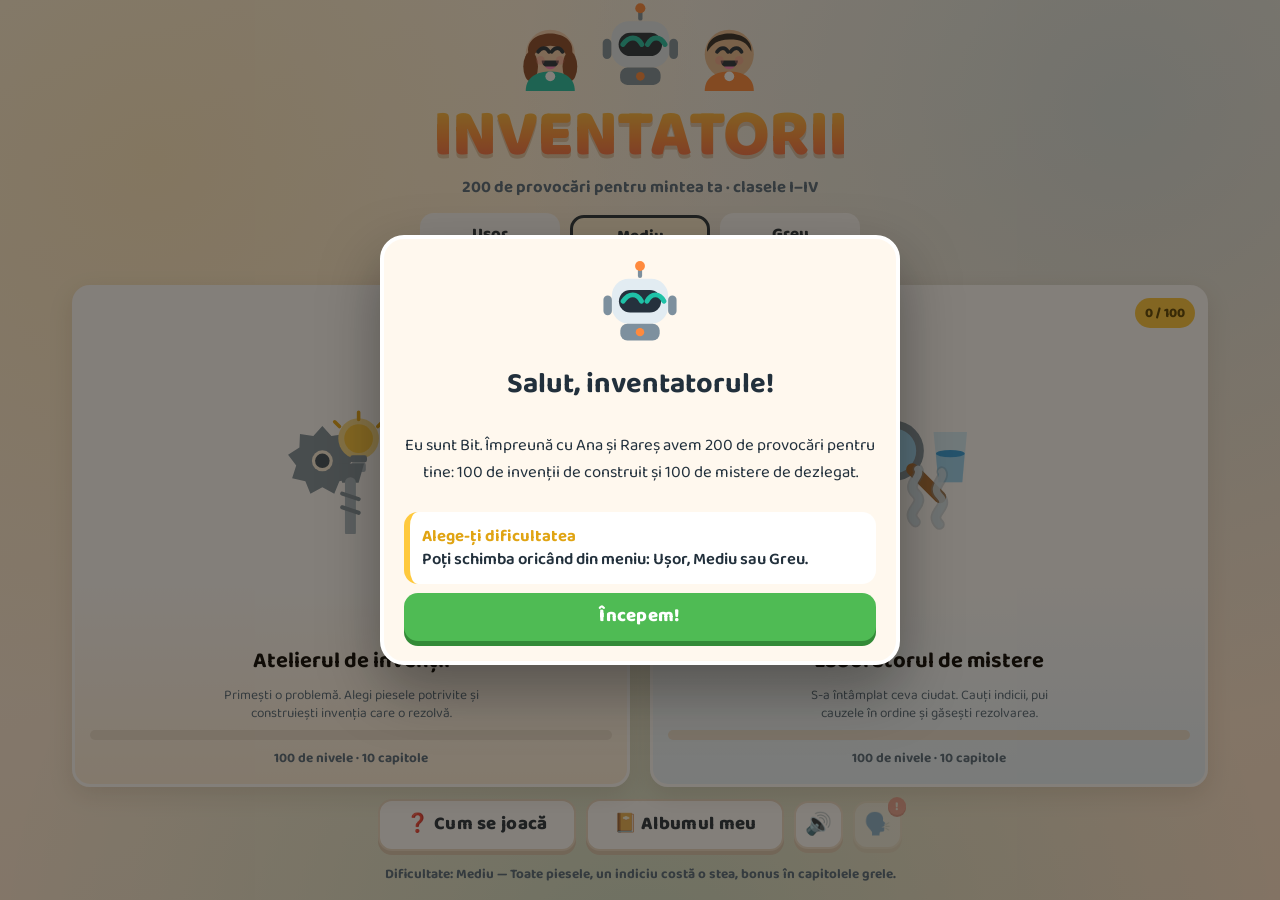
<file: index.html>
<!DOCTYPE html>
<html lang="ro">
<head>
<meta charset="utf-8">
<meta name="viewport" content="width=device-width, initial-scale=1, viewport-fit=cover">
<meta name="theme-color" content="#fff8ee">
<title>Inventatorii — atelierul de idei</title>
<link rel="preconnect" href="https://fonts.googleapis.com">
<link rel="preconnect" href="https://fonts.gstatic.com" crossorigin>
<link href="https://fonts.googleapis.com/css2?family=Baloo+2:wght@500;600;700;800&display=swap" rel="stylesheet">
<link rel="stylesheet" href="css/style.css">
<link rel="icon" href="data:image/svg+xml,<svg xmlns='http://www.w3.org/2000/svg' viewBox='0 0 64 64'><text y='52' font-size='54'>%F0%9F%92%A1</text></svg>">
</head>
<body>

<!-- pânza pentru confetti / scântei -->
<canvas id="fxcanvas"></canvas>

<!-- ============ MENIU ============ -->
<section class="screen active" id="s-menu">
  <div class="wrap">
    <div class="menu-hero">
      <div class="heroes" id="menuHeroes"></div>
      <h1 class="logo">INVENTATORII</h1>
      <p class="logo-sub">200 de provocări pentru mintea ta · clasele I–IV</p>
    </div>

    <div class="diff-row" id="diffRow">
      <button class="diff" data-d="usor">Ușor<small>multe indicii</small></button>
      <button class="diff" data-d="mediu">Mediu<small>ca la carte</small></button>
      <button class="diff" data-d="greu">Greu<small>fără ajutor</small></button>
    </div>

    <div class="mode-grid">
      <button class="mode-card build" id="cardBuild">
        <span class="badge" id="badgeBuild">0 / 100</span>
        <div class="mode-art" id="artBuild"></div>
        <h2>Atelierul de invenții</h2>
        <p>Primești o problemă. Alegi piesele potrivite și construiești invenția care o rezolvă.</p>
        <div class="progbar"><i id="pbBuild" style="width:0%"></i></div>
        <div class="prog-text" id="ptBuild">100 de nivele · 10 capitole</div>
      </button>

      <button class="mode-card fix" id="cardFix">
        <span class="badge" id="badgeFix">0 / 100</span>
        <div class="mode-art" id="artFix"></div>
        <h2>Laboratorul de mistere</h2>
        <p>S-a întâmplat ceva ciudat. Cauți indicii, pui cauzele în ordine și găsești rezolvarea.</p>
        <div class="progbar"><i id="pbFix" style="width:0%"></i></div>
        <div class="prog-text" id="ptFix">100 de nivele · 10 capitole</div>
      </button>
    </div>

    <div class="menu-row">
      <button class="btn ghost" id="btnHelp">❓ Cum se joacă</button>
      <button class="btn ghost" id="btnAlbum">📔 Albumul meu</button>
      <button class="icon-btn" id="btnSound" title="Sunet">🔊</button>
      <button class="icon-btn" id="btnVoice" title="Citește textul cu voce tare">🗣️</button>
      <select class="voice-sel hidden" id="voiceSel" title="Alege vocea naratorului"></select>
    </div>
    <p class="tiny center mt" id="menuFoot"></p>
  </div>
</section>

<!-- ============ HARTA NIVELELOR ============ -->
<section class="screen" id="s-map">
  <div class="topbar">
    <button class="icon-btn" data-nav="menu">←</button>
    <h2 id="mapTitle">Atelierul de invenții<span class="sub" id="mapSub"></span></h2>
    <div class="pill"><span class="st">★</span><span id="mapStars">0</span></div>
  </div>
  <div class="wrap"><div class="chapters" id="chapters"></div></div>
</section>

<!-- ============ ECRANUL DE JOC ============ -->
<section class="screen" id="s-play">
  <div class="topbar">
    <button class="icon-btn" id="btnBack">←</button>
    <h2 id="playTitle">—<span class="sub" id="playSub"></span></h2>
    <button class="icon-btn" id="btnSay" title="Citește">🗣️</button>
    <button class="icon-btn" id="btnHint" title="Indiciu">💡</button>
  </div>
  <div class="wrap">
    <div class="play">
      <div class="stage" id="stage"></div>
      <div class="panel" id="panel"></div>
    </div>
  </div>
</section>

<!-- ============ ALBUM ============ -->
<section class="screen" id="s-album">
  <div class="topbar">
    <button class="icon-btn" data-nav="menu">←</button>
    <h2>Albumul meu<span class="sub">invenții construite și insigne</span></h2>
    <div class="pill"><span class="st">★</span><span id="albStars">0</span></div>
  </div>
  <div class="wrap" id="albumBody"></div>
</section>

<!-- ============ FERESTRE ============ -->
<div class="modal-bg" id="modalBg"><div class="modal" id="modal"></div></div>

<script src="js/art.js"></script>
<script src="js/fx.js"></script>
<script src="js/levels-build.js"></script>
<script src="js/levels-fix.js"></script>
<script src="js/game.js"></script>
</body>
</html>
</file>
<file: css/style.css>
/* ============================================================
   INVENTATORII — style.css
   Temă: atelier cald, forme rotunjite, contrast bun,
   ținte mari de click pentru copii de 7–10 ani.

   Regula de aur a acestui fișier: TOTUL ÎNCAPE ÎN ECRAN.
   Nicio pagină nu se derulează. Înălțimile și mărimile de text
   sunt legate de înălțimea ferestrei (unități vh), iar zonele
   care pot crește sunt puse în flex cu min-height:0, ca să se
   strângă în loc să împingă conținutul afară.
   ============================================================ */

:root {
  --ink: #22303c;
  --ink-soft: #52697c;
  --paper: #fff8ee;
  --paper2: #ffefdb;
  --card: #ffffff;
  --wood: #cd9155;
  --wood-d: #a86c35;
  --blue: #2f9ee0;
  --blue-d: #1a6cb0;
  --teal: #14b89e;
  --teal-d: #0e8d78;
  --green: #4fbb54;
  --green-d: #338a37;
  --yellow: #ffc93c;
  --yellow-d: #e0a413;
  --orange: #ff8a3d;
  --orange-d: #e2661c;
  --red: #ef5b52;
  --red-d: #c93b33;
  --purple: #9b6dff;
  --purple-d: #6f45cc;
  --pink: #ff85bd;
  --shadow-soft: 0 8px 24px rgba(60, 40, 20, .13);
  --font: "Baloo 2", "Comic Sans MS", "Trebuchet MS", "Segoe UI", system-ui, sans-serif;

  /* ritmul vertical — se micșorează singur pe ecrane joase */
  --pad: clamp(8px, 1.7vh, 20px);
  --gap: clamp(6px, 1.3vh, 15px);
  --r: clamp(12px, 2vh, 22px);
  --fs: clamp(13px, 1.85vh, 17px);
  --fs-lg: clamp(14px, 2.1vh, 18.5px);
  --fs-sm: clamp(11px, 1.5vh, 13.5px);
  --h2: clamp(16px, 2.5vh, 22px);
  --h3: clamp(14px, 2.2vh, 20px);
}

* { box-sizing: border-box; -webkit-tap-highlight-color: transparent; }

html, body {
  margin: 0; padding: 0;
  height: 100%; height: 100dvh;
  font-family: var(--font); font-size: var(--fs);
  color: var(--ink); background: var(--paper);
  overflow: hidden; overscroll-behavior: none;
}

body {
  background-image:
    radial-gradient(circle at 12% 18%, rgba(255, 201, 60, .20), transparent 42%),
    radial-gradient(circle at 88% 12%, rgba(47, 158, 224, .18), transparent 45%),
    radial-gradient(circle at 50% 108%, rgba(20, 184, 158, .20), transparent 55%),
    linear-gradient(160deg, #fff8ee 0%, #ffeedb 60%, #ffe6cf 100%);
}

#fxcanvas { position: fixed; inset: 0; pointer-events: none; z-index: 900; }

button { font-family: inherit; cursor: pointer; border: none; }
button:disabled { cursor: default; opacity: .5; }

/* ---------------- Butoane ---------------- */
.btn {
  background: var(--blue); color: #fff; font-weight: 800; font-size: var(--fs-lg);
  padding: clamp(8px, 1.5vh, 14px) clamp(14px, 2.4vw, 26px);
  border-radius: 14px; box-shadow: 0 5px 0 var(--blue-d);
  transition: transform .09s, box-shadow .09s, filter .15s; letter-spacing: .3px; line-height: 1.15;
}
.btn:hover { filter: brightness(1.06); }
.btn:active { transform: translateY(4px); box-shadow: 0 1px 0 var(--blue-d); }
.btn.green { background: var(--green); box-shadow: 0 5px 0 var(--green-d); }
.btn.green:active { box-shadow: 0 1px 0 var(--green-d); }
.btn.orange { background: var(--orange); box-shadow: 0 5px 0 var(--orange-d); }
.btn.yellow { background: var(--yellow); color: #5a4200; box-shadow: 0 5px 0 var(--yellow-d); }
.btn.purple { background: var(--purple); box-shadow: 0 5px 0 var(--purple-d); }
.btn.red { background: var(--red); box-shadow: 0 5px 0 var(--red-d); }
.btn.ghost { background: #fff; color: var(--ink); box-shadow: 0 4px 0 #d9c7b2; border: 2px solid #eadbc8; }
.btn.ghost:active { box-shadow: 0 1px 0 #d9c7b2; }

.icon-btn {
  width: clamp(36px, 5.4vh, 50px); height: clamp(36px, 5.4vh, 50px); flex: none;
  border-radius: 14px; background: #fff; color: var(--ink);
  font-size: clamp(16px, 2.4vh, 22px); display: grid; place-items: center;
  box-shadow: 0 4px 0 #e0cfb9; border: 2px solid #f0e2d0; transition: transform .09s, box-shadow .09s;
}
.icon-btn:active { transform: translateY(3px); box-shadow: 0 1px 0 #e0cfb9; }
.icon-btn.off { opacity: .45; }

/* ---------------- Schelet: ecran → bară → conținut ---------------- */
.screen { position: absolute; inset: 0; display: none; }
.screen.active { display: flex; flex-direction: column; animation: fadeIn .3s ease both; }
@keyframes fadeIn { from { opacity: 0; transform: translateY(10px); } to { opacity: 1; transform: none; } }

.wrap {
  flex: 1; min-height: 0; width: 100%; max-width: 1180px; margin: 0 auto;
  padding: var(--pad) clamp(10px, 2vw, 22px);
  display: flex; flex-direction: column; gap: var(--gap);
  overflow: hidden; transform-origin: top center;
}

/* ---------------- MENIU ---------------- */
.menu-hero { text-align: center; flex: none; }
.heroes {
  display: flex; justify-content: center; align-items: flex-end;
  gap: 4px; height: clamp(46px, 9vh, 104px);
}
.heroes .ch { height: 100%; width: auto; }
.heroes .ch:nth-child(2) { height: 118%; }
.heroes .ch:nth-child(1) { animation: bob 3.1s ease-in-out infinite; }
.heroes .ch:nth-child(2) { animation: bob 2.6s ease-in-out .3s infinite; }
.heroes .ch:nth-child(3) { animation: bob 3.4s ease-in-out .6s infinite; }
@keyframes bob { 0%, 100% { transform: translateY(0) rotate(-1deg); } 50% { transform: translateY(-8px) rotate(1.5deg); } }

.logo {
  font-size: clamp(30px, 7.4vh, 74px); font-weight: 900; line-height: 1;
  letter-spacing: -1px; margin: clamp(2px, .8vh, 8px) 0 0;
  background: linear-gradient(180deg, #ffca3f 0%, #ff8a3d 55%, #ef5b52 100%);
  -webkit-background-clip: text; background-clip: text; color: transparent;
  filter: drop-shadow(0 4px 0 rgba(160, 90, 30, .28));
}
.logo-sub { font-size: var(--fs); color: var(--ink-soft); font-weight: 700; margin: 4px 0 0; }

.diff-row { display: flex; gap: 10px; justify-content: center; flex-wrap: wrap; flex: none; }
.diff {
  border-radius: 14px; padding: clamp(5px, 1vh, 11px) clamp(12px, 2vw, 22px);
  font-weight: 800; font-size: var(--fs); background: #fff; color: var(--ink);
  box-shadow: 0 4px 0 #e0cfb9; border: 3px solid transparent; min-width: clamp(96px, 14vw, 140px);
  display: flex; flex-direction: column; align-items: center; line-height: 1.2;
}
.diff small { font-weight: 700; font-size: var(--fs-sm); color: var(--ink-soft); }
.diff.sel { border-color: var(--ink); transform: translateY(2px); }
.diff[data-d="usor"].sel { background: #e6f8e4; }
.diff[data-d="mediu"].sel { background: #fff2d6; }
.diff[data-d="greu"].sel { background: #ffe2de; }

.mode-grid {
  flex: 1; min-height: 0; display: grid; gap: clamp(10px, 1.8vw, 20px);
  grid-template-columns: 1fr 1fr;
}
.mode-card {
  background: var(--card); border-radius: var(--r); padding: var(--pad);
  box-shadow: var(--shadow-soft); border: 3px solid #fff; overflow: hidden;
  transition: transform .16s, box-shadow .16s; text-align: center; position: relative;
  display: flex; flex-direction: column; align-items: center; justify-content: center;
  gap: clamp(2px, .8vh, 8px); min-height: 0;
}
.mode-card:hover { transform: translateY(-5px); box-shadow: 0 16px 34px rgba(60, 40, 20, .2); }
.mode-card .badge {
  position: absolute; top: 10px; right: 10px; background: var(--yellow); color: #5a4200;
  font-weight: 800; font-size: var(--fs-sm); padding: 4px 10px; border-radius: 999px;
}
.mode-card h2 { margin: 0; font-size: var(--h2); }
.mode-card p { margin: 0; color: var(--ink-soft); font-size: var(--fs-sm); line-height: 1.35; max-width: 34ch; }
.mode-art { flex: 1; min-height: 0; display: grid; place-items: center; width: 100%; }
.mode-art svg { height: 100%; max-height: clamp(60px, 16vh, 130px); width: auto; }
.mode-card.build { background: linear-gradient(180deg, #fff 60%, #fff2e0 100%); }
.mode-card.fix { background: linear-gradient(180deg, #fff 60%, #e9f6ff 100%); }
.progbar { height: 10px; width: 100%; border-radius: 99px; background: #eee3d4; overflow: hidden; }
.progbar > i { display: block; height: 100%; background: linear-gradient(90deg, var(--teal), var(--green)); border-radius: 99px; transition: width .5s; }
.prog-text { font-size: var(--fs-sm); color: var(--ink-soft); font-weight: 700; margin: 0; }

.menu-row { display: flex; gap: 10px; justify-content: center; flex-wrap: wrap; flex: none; align-items: center; }

/* ---------------- Bara de sus ---------------- */
.topbar {
  flex: none; z-index: 30; display: flex; align-items: center; gap: 10px;
  padding: clamp(6px, 1.2vh, 12px) clamp(10px, 2vw, 18px);
  background: rgba(255, 248, 238, .93); border-bottom: 2px solid #f0dfc9;
}
.topbar h2 { margin: 0; font-size: var(--h3); flex: 1; min-width: 0; line-height: 1.15; }
.topbar .sub {
  font-size: var(--fs-sm); color: var(--ink-soft); font-weight: 700; display: block;
  white-space: nowrap; overflow: hidden; text-overflow: ellipsis;
}
.pill {
  background: #fff; border-radius: 999px; padding: 6px 14px; font-weight: 800; font-size: var(--fs);
  box-shadow: 0 3px 0 #e6d5bf; display: flex; align-items: center; gap: 6px; flex: none;
}
.pill .st { color: var(--yellow-d); }

/* ---------------- Harta: un capitol pe ecran ---------------- */
.chapbar {
  flex: none; display: flex; align-items: center; gap: clamp(8px, 1.6vw, 16px);
  background: rgba(255, 255, 255, .78); border-radius: var(--r);
  padding: clamp(6px, 1.2vh, 12px) clamp(8px, 1.6vw, 16px); box-shadow: var(--shadow-soft);
}
.chapbar .arrow {
  width: clamp(34px, 5vh, 46px); height: clamp(34px, 5vh, 46px); flex: none; border-radius: 14px;
  background: var(--teal); color: #fff; font-size: clamp(16px, 2.4vh, 22px); font-weight: 900;
  display: grid; place-items: center; box-shadow: 0 4px 0 var(--teal-d);
}
.chapbar .arrow:active { transform: translateY(3px); box-shadow: 0 1px 0 var(--teal-d); }
.chapbar .arrow:disabled { background: #e2d6c5; box-shadow: 0 4px 0 #cdbda6; color: #fffdf8; }
.chapbar .mid { flex: 1; min-width: 0; text-align: center; }
.chapbar .cnum {
  font-size: var(--fs-sm); font-weight: 900; letter-spacing: .8px; text-transform: uppercase;
  color: var(--teal-d);
}
.chapbar h3 {
  margin: 0; font-size: var(--h3); line-height: 1.15;
  white-space: nowrap; overflow: hidden; text-overflow: ellipsis;
}
.chapbar .cdesc {
  margin: 0; font-size: var(--fs-sm); color: var(--ink-soft); font-weight: 700;
  white-space: nowrap; overflow: hidden; text-overflow: ellipsis;
}
.dots { display: flex; gap: 5px; justify-content: center; flex: none; }
.dots i {
  width: 9px; height: 9px; border-radius: 99px; background: #e0d0ba; display: block;
  cursor: pointer; transition: transform .15s;
}
.dots i.on { background: var(--teal); transform: scale(1.35); }
.dots i.full { background: var(--yellow); }

.lvl-grid {
  flex: 1; min-height: 0; display: grid; gap: clamp(6px, 1.2vh, 14px);
  grid-template-columns: repeat(5, 1fr); grid-auto-rows: 1fr;
}
.lvl {
  background: #fff; border-radius: 16px; padding: clamp(4px, .9vh, 10px) 6px;
  text-align: center; box-shadow: 0 5px 0 #e6d5bf; border: 3px solid #fff;
  display: flex; flex-direction: column; align-items: center; justify-content: center;
  gap: 2px; min-height: 0; overflow: hidden; transition: transform .12s, box-shadow .12s;
}
.lvl:hover { transform: translateY(-3px); }
.lvl:active { transform: translateY(2px); box-shadow: 0 2px 0 #e6d5bf; }
.lvl .n { font-weight: 900; font-size: var(--fs-sm); color: var(--ink-soft); flex: none; }
.lvl .ico { flex: 1; min-height: 0; display: grid; place-items: center; width: 100%; }
.lvl .ico svg { height: 100%; max-height: clamp(26px, 6vh, 48px); width: auto; }
.lvl .t {
  font-size: var(--fs-sm); font-weight: 700; line-height: 1.15; flex: none;
  display: -webkit-box; -webkit-line-clamp: 2; -webkit-box-orient: vertical; overflow: hidden;
}
.lvl .stars { font-size: clamp(10px, 1.4vh, 13px); letter-spacing: 1px; color: #dcd0c0; flex: none; }
.lvl .stars b { color: var(--yellow-d); font-weight: 900; }
.lvl.done { border-color: var(--green); background: linear-gradient(180deg, #fff 65%, #eafbe8 100%); }
.lvl.perfect { border-color: var(--yellow); background: linear-gradient(180deg, #fff 60%, #fff5d9 100%); }
.lvl.lock { background: #f5efe6; box-shadow: 0 4px 0 #e2d6c4; opacity: .8; }
.lvl.lock .ico { font-size: clamp(20px, 4vh, 30px); filter: grayscale(1); opacity: .5; }
.lvl.lock .t { color: var(--ink-soft); }
.lvl.lock:hover { transform: none; }

@media (max-width: 780px) { .lvl-grid { grid-template-columns: repeat(4, 1fr); } }
@media (max-width: 520px) { .lvl-grid { grid-template-columns: repeat(3, 1fr); } .lvl .t { -webkit-line-clamp: 2; } }

/* ---------------- Ecranul de joc ---------------- */
.play {
  flex: 1; min-height: min-content; display: grid; gap: clamp(8px, 1.6vw, 18px);
  grid-template-columns: minmax(0, 1fr) clamp(300px, 34vw, 400px);
}
.stage {
  background: #fff; border-radius: var(--r); overflow: hidden; box-shadow: var(--shadow-soft);
  border: 3px solid #fff; display: flex; flex-direction: column; min-height: min-content;
}
.scene-svg { display: block; flex: 1; min-height: 0; width: 100%; height: 100%; }
/* plutesc doar obiectele care chiar zboară (cer, aer, spațiu); restul stau pe sol */
.stage .prop { transform-box: fill-box; transform-origin: center; }
.stage.anim .prop.sky { animation: propFloat 2.6s ease-in-out infinite alternate; }
.stage.anim .prop.sky.prop1 { animation-duration: 3.1s; animation-delay: .4s; }
@keyframes propFloat { from { translate: 0 0 } to { translate: 0 -7px } }

.speech {
  flex: none; display: flex; gap: 10px; align-items: flex-start;
  padding: clamp(8px, 1.4vh, 14px); background: linear-gradient(180deg, #fffdf8, #fff4e4);
  border-top: 3px dashed #f0dcc0;
}
.speech .ch { width: clamp(42px, 8vh, 74px); height: auto; flex: none; animation: bob 3s ease-in-out infinite; }
.bubble {
  background: #fff; border-radius: 16px; padding: clamp(8px, 1.3vh, 14px);
  font-size: var(--fs-lg); line-height: 1.4; box-shadow: 0 4px 0 #ecdcc6;
  position: relative; flex: 1; min-width: 0; font-weight: 600;
}
.bubble:before {
  content: ''; position: absolute; left: -8px; top: 18px; width: 16px; height: 16px;
  background: #fff; transform: rotate(45deg); border-radius: 3px;
}
.bubble .who {
  font-size: var(--fs-sm); color: var(--teal-d); font-weight: 900;
  text-transform: uppercase; letter-spacing: .6px; display: block;
}

.panel {
  background: #fff; border-radius: var(--r); padding: var(--pad);
  box-shadow: var(--shadow-soft); border: 3px solid #fff; overflow: hidden;
  display: flex; flex-direction: column; gap: clamp(5px, 1vh, 12px); min-height: min-content;
}
.panel h3 { margin: 0; font-size: var(--h3); flex: none; }
.panel .q { font-size: var(--fs-lg); font-weight: 700; line-height: 1.35; margin: 0; flex: none; }

/* pași */
.steps { display: flex; gap: 6px; flex: none; }
.step { flex: 1; height: 8px; border-radius: 99px; background: #ece0cf; position: relative; overflow: hidden; }
.step.on { background: linear-gradient(90deg, var(--teal), var(--green)); }
.step.cur:after {
  content: ''; position: absolute; inset: 0;
  background: linear-gradient(90deg, var(--yellow), var(--orange));
  animation: pulseBar 1.4s ease-in-out infinite;
}
@keyframes pulseBar { 0%, 100% { opacity: .45 } 50% { opacity: 1 } }
.step-label {
  font-size: var(--fs-sm); font-weight: 900; color: var(--teal-d);
  text-transform: uppercase; letter-spacing: .7px; flex: none;
}

/* opțiuni cu 3 variante */
.opts { display: flex; flex-direction: column; gap: clamp(5px, 1vh, 10px); flex: 1; min-height: 0; justify-content: center; }
.opt {
  display: flex; align-items: center; gap: 10px; text-align: left; width: 100%;
  background: #fff; border: 3px solid #efe2cf; border-radius: 14px;
  padding: clamp(7px, 1.2vh, 13px) clamp(9px, 1.4vw, 14px);
  font-size: var(--fs); font-weight: 700; line-height: 1.3; color: var(--ink);
  box-shadow: 0 4px 0 #eadcc7; transition: transform .1s, box-shadow .1s, background .2s;
}
.opt:hover:not(.locked) { border-color: var(--blue); transform: translateX(3px); }
.opt:active:not(.locked) { transform: translateY(3px); box-shadow: 0 1px 0 #eadcc7; }
.opt .k {
  width: clamp(24px, 3.6vh, 34px); height: clamp(24px, 3.6vh, 34px); border-radius: 10px;
  background: #f3ece2; color: var(--ink-soft); display: grid; place-items: center;
  font-weight: 900; flex: none; font-size: var(--fs);
}
.opt.ok { background: #e7fbe6; border-color: var(--green); box-shadow: 0 4px 0 var(--green-d); }
.opt.ok .k { background: var(--green); color: #fff; }
.opt.no { background: #ffeceb; border-color: var(--red); box-shadow: 0 4px 0 var(--red-d); }
.opt.no .k { background: var(--red); color: #fff; }
.opt.locked { cursor: default; }

/* indiciile din laborator */
.clues { display: grid; grid-template-columns: 1fr 1fr; gap: clamp(5px, 1vh, 10px); flex: 1; min-height: 0; align-content: center; }
.clue {
  background: #fffdf7; border: 3px dashed #e6d6bd; border-radius: 14px;
  padding: clamp(6px, 1vh, 11px) clamp(7px, 1vw, 12px); cursor: pointer;
  font-size: var(--fs); font-weight: 700; text-align: left; line-height: 1.25;
  display: flex; align-items: center; gap: 8px; min-height: 0;
}
.clue .mag { flex: none; display: grid; place-items: center; }
.clue .mag svg { width: clamp(20px, 3.4vh, 30px); height: clamp(20px, 3.4vh, 30px); display: block; }
.clue:hover:not(.used) { border-color: var(--blue); background: #f4fbff; }
.clue.sel { background: #eaf6ff; border: 3px solid var(--blue); box-shadow: 0 4px 0 var(--blue-d); }
.clue.good { background: #e7fbe6; border: 3px solid var(--green); }
.clue.bad { background: #f3f0ec; border: 3px solid #d8ccbb; opacity: .6; }
.clue.used { cursor: default; }
.clue-count { font-size: var(--fs-sm); font-weight: 800; color: var(--ink-soft); flex: none; }
@media (max-width: 560px) { .clues { grid-template-columns: 1fr; } }

/* atelier — locașuri și tavă */
.slots { display: flex; gap: clamp(5px, 1vw, 10px); justify-content: center; flex: none; }
.slot {
  flex: 1; max-width: 120px; background: #fffaf1; border: 3px dashed #e0cfb4; border-radius: 16px;
  padding: clamp(4px, .8vh, 8px) 4px; text-align: center;
  display: flex; flex-direction: column; align-items: center; gap: 2px;
  transition: background .2s, border-color .2s;
}
.slot .box { height: clamp(34px, 6.4vh, 60px); display: grid; place-items: center; width: 100%; }
.slot .box svg { height: 100%; width: auto; max-width: 100%; }
.slot .lab { font-size: var(--fs-sm); font-weight: 800; color: var(--ink-soft); line-height: 1.1; }
.slot.hot { border-color: var(--blue); background: #eaf7ff; }
.slot.filled { border-style: solid; border-color: var(--teal); background: #eafaf7; }
.slot.wrong { border-color: var(--red); background: #ffecea; }
.slot .ph { font-size: clamp(18px, 3vh, 26px); color: #d6c6ae; }

.tray {
  display: grid; grid-template-columns: repeat(3, 1fr); gap: clamp(5px, 1vh, 10px);
  flex: 1; min-height: 0; align-content: center;
}
.part {
  background: #fff; border: 3px solid #efe2cf; border-radius: 14px; padding: clamp(3px, .7vh, 7px) 3px;
  text-align: center; box-shadow: 0 4px 0 #eadcc7; transition: transform .12s, box-shadow .12s;
  touch-action: none; display: flex; flex-direction: column; align-items: center; gap: 1px;
  min-height: 0; overflow: hidden;
}
.part:hover { transform: translateY(-3px); border-color: var(--blue); }
.part:active { transform: translateY(2px); box-shadow: 0 1px 0 #eadcc7; }
.part.used { opacity: .3; pointer-events: none; }
.part .ic { flex: 1; min-height: 0; display: grid; place-items: center; width: 100%; }
.part .ic svg { height: 100%; max-height: clamp(28px, 5.6vh, 50px); width: auto; }
.part .lab { font-size: var(--fs-sm); font-weight: 800; line-height: 1.1; flex: none; }
.part.dragging { opacity: .4; }
.drag-ghost {
  position: fixed; z-index: 950; pointer-events: none; width: 70px; height: 70px;
  filter: drop-shadow(0 8px 10px rgba(0, 0, 0, .3)); transform: translate(-50%, -50%) scale(1.1);
}

/* feedback */
.fb {
  border-radius: 14px; padding: clamp(7px, 1.2vh, 13px) clamp(9px, 1.4vw, 14px);
  font-size: var(--fs); font-weight: 700; line-height: 1.35; display: none; flex: none;
  animation: fadeIn .3s both;
}
.fb.show { display: block; }
.fb.ok { background: #e7fbe6; border: 3px solid var(--green); }
.fb.no { background: #fff2ec; border: 3px solid var(--orange); }
.fb b { display: block; }

.actions { display: flex; gap: 10px; flex: none; }
.actions .btn { flex: 1; }

.shake { animation: shake .42s; }
@keyframes shake {
  10%, 90% { transform: translateX(-3px) } 20%, 80% { transform: translateX(5px) }
  30%, 50%, 70% { transform: translateX(-8px) } 40%, 60% { transform: translateX(8px) }
}

/* brevetul invenției */
.invention {
  background: linear-gradient(180deg, #f4fbff 0%, #eaf5ff 100%);
  border: 3px dashed var(--blue); border-radius: 16px; padding: clamp(6px, 1.2vh, 14px) 10px;
  text-align: center; position: relative; flex: none;
}
.inv-plate { display: flex; align-items: center; justify-content: center; gap: 4px; }
.inv-ic {
  background: #fff; border-radius: 12px; padding: 5px; box-shadow: 0 3px 0 #cfe3f2;
  display: grid; place-items: center; animation: pop .45s cubic-bezier(.2, 1.5, .5, 1) both;
}
.inv-ic:nth-child(3) { animation-delay: .12s; }
.inv-ic:nth-child(5) { animation-delay: .24s; }
.inv-ic svg { width: clamp(28px, 5.4vh, 46px); height: clamp(28px, 5.4vh, 46px); display: block; }
.inv-plus { font-size: var(--h3); font-weight: 900; color: var(--blue-d); }
.inv-name { font-size: var(--h2); font-weight: 900; margin-top: 6px; }
.inv-sub {
  font-size: var(--fs-sm); font-weight: 800; letter-spacing: .7px; text-transform: uppercase;
  color: var(--blue-d); opacity: .75;
}

.roles { list-style: none; margin: 0; padding: 0; display: flex; flex-direction: column; gap: clamp(4px, .8vh, 8px); flex: 1; min-height: 0; justify-content: center; }
.roles li {
  display: flex; align-items: center; gap: 8px; background: #fffaf1; border-radius: 12px;
  padding: clamp(4px, .8vh, 9px) 10px; font-size: var(--fs); font-weight: 600; line-height: 1.25;
}
.roles .ri { flex: none; display: grid; place-items: center; }
.roles .ri svg { width: clamp(22px, 3.6vh, 32px); height: clamp(22px, 3.6vh, 32px); }
.roles b { color: var(--teal-d); }

/* ---------------- Ferestre ---------------- */
.modal-bg {
  position: fixed; inset: 0; background: rgba(30, 22, 14, .55); z-index: 800;
  display: none; place-items: center; padding: 16px;
}
.modal-bg.show { display: grid; animation: fadeIn .25s both; }
.modal {
  background: var(--paper); border-radius: 24px; padding: clamp(12px, 2.2vh, 26px);
  max-width: 520px; width: 100%; max-height: 94dvh; text-align: center;
  box-shadow: 0 24px 60px rgba(0, 0, 0, .35); border: 4px solid #fff;
  animation: pop .4s cubic-bezier(.2, 1.4, .5, 1) both;
  display: flex; flex-direction: column; gap: clamp(5px, 1vh, 12px); overflow: hidden;
}
@keyframes pop { from { transform: scale(.7); opacity: 0 } to { transform: scale(1); opacity: 1 } }
.modal h2 { margin: 0; font-size: clamp(19px, 3.2vh, 30px); }
.modal .ch { width: clamp(52px, 10vh, 96px); height: auto; margin: 0 auto; flex: none; animation: bob 2.4s ease-in-out infinite; }
.modal .q { text-align: center; }
.modal .help-list { min-height: 0; overflow: auto; }
.big-stars { display: flex; justify-content: center; gap: 8px; flex: none; }
.big-stars span { font-size: clamp(30px, 6vh, 50px); color: #ded2c2; transform: scale(0); display: inline-block; line-height: 1; }
.big-stars span.on { color: var(--yellow); animation: starPop .5s cubic-bezier(.2, 1.6, .5, 1) forwards; }
.big-stars span.off { transform: scale(1); }
@keyframes starPop { 0% { transform: scale(0) rotate(-60deg) } 100% { transform: scale(1) rotate(0) } }
.fact {
  background: #fff; border-radius: 14px; padding: clamp(8px, 1.4vh, 14px);
  font-size: var(--fs); line-height: 1.4; text-align: left;
  border-left: 6px solid var(--yellow); font-weight: 600; flex: none;
}
.fact b { color: var(--yellow-d); }
.modal .actions { justify-content: center; }

/* ---------------- Album ---------------- */
.album-grid {
  flex: 1; min-height: 0; display: grid; gap: var(--gap);
  grid-template-columns: 1.35fr 1fr;
}
.album-grid .panel { overflow: hidden; }
.badges {
  display: grid; grid-template-columns: repeat(4, 1fr); gap: clamp(5px, 1vh, 10px);
  flex: 1; min-height: 0; grid-auto-rows: 1fr;
}
.badge-card {
  background: #f7f2ea; border-radius: 14px; padding: clamp(3px, .7vh, 8px) 4px; text-align: center;
  border: 3px solid transparent; opacity: .6; overflow: hidden;
  display: flex; flex-direction: column; align-items: center; justify-content: center; gap: 1px;
}
.badge-card.got {
  background: linear-gradient(180deg, #fff 55%, #fff5d9 100%); border-color: var(--yellow);
  opacity: 1; box-shadow: 0 4px 0 var(--yellow-d);
}
.badge-card .bic { font-size: clamp(16px, 3vh, 30px); line-height: 1.1; }
.badge-card b { font-size: var(--fs-sm); line-height: 1.1; }
.badge-card span { font-size: clamp(9px, 1.25vh, 12px); color: var(--ink-soft); font-weight: 700; line-height: 1.15; }
.inv-list { display: flex; flex-wrap: wrap; gap: 6px; align-content: flex-start; flex: 1; min-height: 0; overflow: hidden; }
.tag {
  background: #fff; border-radius: 999px; padding: 5px 11px; font-size: var(--fs-sm); font-weight: 800;
  box-shadow: 0 3px 0 #e6d5bf;
}
.badge-row { display: flex; gap: 8px; flex-wrap: wrap; justify-content: center; flex: none; }
@media (max-width: 820px) { .album-grid { grid-template-columns: 1fr; } .badges { grid-template-columns: repeat(6, 1fr); } }

/* ---------------- Diverse ---------------- */
.center { text-align: center; }
.hidden { display: none !important; }
.tiny { font-size: var(--fs-sm); color: var(--ink-soft); font-weight: 700; margin: 0; }
.help-list { text-align: left; font-size: var(--fs); line-height: 1.45; margin: 0; padding-left: 20px; }
.help-list li { margin-bottom: 6px; }

/* Pe ecrane late jocul stă pe două coloane. Sub 900px trece pe una singură:
   scena se strânge la un antet vizual, iar rândurile sunt dimensionate după
   conținut — așa, dacă totuși nu încape, funcția fit() din game.js sesizează
   și micșorează proporțional tot ecranul, în loc să apară derulare. */
@media (max-width: 900px) {
  .play {
    grid-template-columns: minmax(0, 1fr);
    grid-template-rows: auto auto; align-content: start;
    min-height: min-content;
  }
  .scene-svg { max-height: 20vh; }
  .speech { padding: clamp(6px, 1.2vh, 12px); }
  .speech .ch { width: clamp(38px, 6vh, 56px); }
  .bubble { font-size: var(--fs); }
  .clue { padding: clamp(5px, .9vh, 9px) 9px; }
  .clues { flex: none; }
  .tray { flex: none; }
  .opts { flex: none; }
  .roles { flex: none; }
}
@media (max-height: 560px) {
  .heroes { display: none; }
  .logo-sub { display: none; }
  .speech .ch { display: none; }
}

@media (prefers-reduced-motion: reduce) {
  * { animation-duration: .01ms !important; animation-iteration-count: 1 !important; transition-duration: .01ms !important; }
}

button:focus-visible, .clue:focus-visible, .lvl:focus-visible {
  outline: 4px solid var(--blue); outline-offset: 2px;
}

/* containerul hărții: bara de capitol + grila + punctele, pe toată înălțimea */
.chapters { flex: 1; min-height: 0; display: flex; flex-direction: column; gap: var(--gap); }

/* ---------------- Indiciul temporar (5 secunde) ---------------- */
.hint-pop {
  position: fixed; left: 50%; top: clamp(58px, 9.5vh, 84px); z-index: 700;
  width: min(92vw, 560px); transform: translate(-50%, -14px);
  background: #fffbe8; border: 3px solid var(--yellow); border-radius: 18px;
  box-shadow: 0 16px 36px rgba(60, 40, 20, .28);
  padding: clamp(8px, 1.4vh, 12px) clamp(10px, 1.6vw, 16px) clamp(12px, 1.8vh, 16px);
  display: flex; gap: 12px; align-items: center;
  font-weight: 700; font-size: var(--fs-lg); line-height: 1.35; color: var(--ink);
  opacity: 0; pointer-events: none; visibility: hidden;
  transition: opacity .18s ease, transform .22s cubic-bezier(.2, 1.4, .5, 1), visibility 0s .2s;
}
.hint-pop.show { opacity: 1; visibility: visible; transform: translate(-50%, 0); transition-delay: 0s; }
.hint-pop .ch { width: clamp(42px, 7.5vh, 64px); height: auto; flex: none; animation: bob 2.2s ease-in-out infinite; }
.hint-pop .txt { flex: 1; min-width: 0; }
.hint-pop .who {
  display: block; font-size: var(--fs-sm); color: var(--yellow-d); font-weight: 900;
  text-transform: uppercase; letter-spacing: .6px; margin-bottom: 2px;
}
.hint-pop .bar {
  position: absolute; left: 14px; right: 14px; bottom: 5px; height: 5px; border-radius: 99px;
  background: var(--yellow); transform-origin: left center; transform: scaleX(0);
}
.hint-pop.show .bar { animation: hintBar 5s linear forwards; }
@keyframes hintBar { from { transform: scaleX(1); } to { transform: scaleX(0); } }

/* ---------------- Vocea naratorului ---------------- */
.voice-sel {
  font-family: inherit; font-weight: 800; font-size: var(--fs-sm); color: var(--ink);
  background: #fff; border: 2px solid #f0e2d0; border-radius: 14px; padding: 0 10px;
  height: clamp(36px, 5.4vh, 50px); box-shadow: 0 4px 0 #e0cfb9; cursor: pointer; max-width: 46vw;
}
.icon-btn.novoice { position: relative; }
.icon-btn.novoice:after {
  content: '!'; position: absolute; top: -6px; right: -6px; width: 18px; height: 18px;
  border-radius: 50%; background: var(--red); color: #fff; font-size: 12px; font-weight: 900;
  display: grid; place-items: center; box-shadow: 0 2px 0 var(--red-d);
}

/* descrierea neutră a piesei puse în locaș — informație, nu verdict */
.fb.info { background: #f3f8ff; border: 3px solid #cfe3f5; display: flex; gap: 10px; align-items: center; }
.fb.info .pi { flex: none; display: grid; place-items: center; }
.fb.info .pi svg { width: clamp(26px, 4.4vh, 40px); height: clamp(26px, 4.4vh, 40px); }
.fb.info b { display: inline; color: var(--blue-d); }

/* explicațiile din brevet apar una câte una */
.roles li { opacity: 0; animation: roleIn .45s cubic-bezier(.2, 1.2, .4, 1) forwards; }
.roles li:nth-child(1) { animation-delay: .35s; }
.roles li:nth-child(2) { animation-delay: 1.35s; }
.roles li:nth-child(3) { animation-delay: 2.35s; }
@keyframes roleIn { from { opacity: 0; transform: translateX(-14px); } to { opacity: 1; transform: none; } }
.roles li .why { display: block; font-weight: 600; color: var(--ink); }
.roles li .why b { color: var(--teal-d); }
</file>
